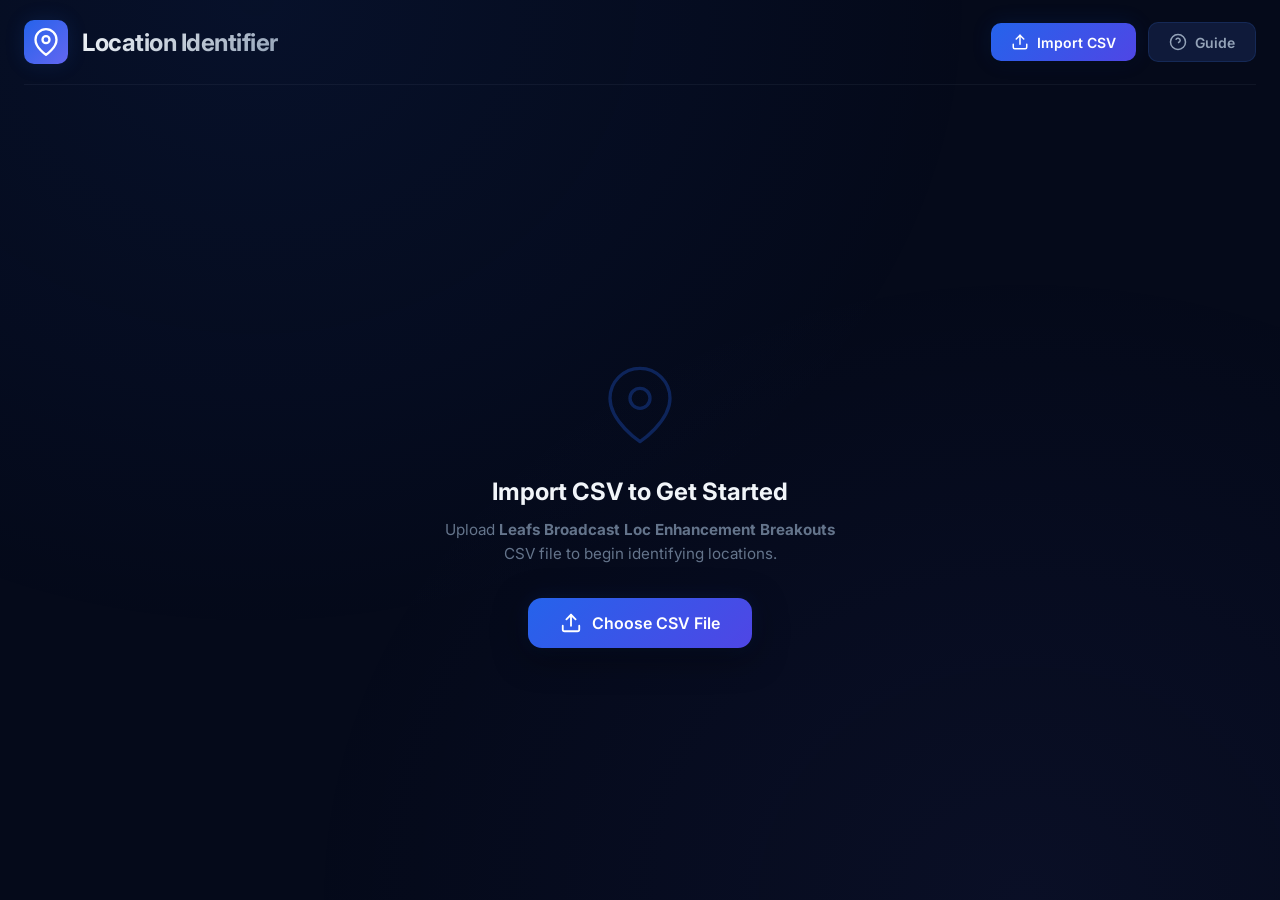
<file: index.html>
<!DOCTYPE html>
<html lang="en">

<head>
    <meta charset="UTF-8">
    <meta name="viewport" content="width=device-width, initial-scale=1.0">
    <meta name="description" content="Location Identifier - Leafs Broadcast Location Enhancement Tool">
    <title>Location Identifier</title>
    <link rel="preconnect" href="https://fonts.googleapis.com">
    <link rel="preconnect" href="https://fonts.gstatic.com" crossorigin>
    <link href="https://fonts.googleapis.com/css2?family=Inter:wght@300;400;500;600;700;800&display=swap"
        rel="stylesheet">
    <link rel="stylesheet" href="index.css">
</head>

<body>
    <div class="app-container">
        <!-- Header -->
        <header class="app-header">
            <div class="header-left">
                <div class="logo-icon">
                    <svg width="28" height="28" viewBox="0 0 24 24" fill="none" stroke="currentColor" stroke-width="2"
                        stroke-linecap="round" stroke-linejoin="round">
                        <path d="M21 10c0 7-9 13-9 13s-9-6-9-13a9 9 0 0 1 18 0z" />
                        <circle cx="12" cy="10" r="3" />
                    </svg>
                </div>
                <h1>Location Identifier</h1>
            </div>
            <div class="header-actions">
                <div class="progress-indicator" id="progressIndicator" style="display:none;">
                    <div class="progress-text">
                        <span id="progressCurrent">0</span> / <span id="progressTotal">0</span> rows
                    </div>
                    <div class="progress-bar-track">
                        <div class="progress-bar-fill" id="progressBarFill"></div>
                    </div>
                </div>
                <label class="btn-import" id="importBtn">
                    <svg width="18" height="18" viewBox="0 0 24 24" fill="none" stroke="currentColor" stroke-width="2"
                        stroke-linecap="round" stroke-linejoin="round">
                        <path d="M21 15v4a2 2 0 0 1-2 2H5a2 2 0 0 1-2-2v-4" />
                        <polyline points="17 8 12 3 7 8" />
                        <line x1="12" y1="3" x2="12" y2="15" />
                    </svg>
                    Import CSV
                    <input type="file" id="csvFileInput" accept=".csv" hidden>
                </label>
                <button class="btn-import" id="rearrangeBtn" style="display:none;" title="Rearrange CSV by Date & SAVE as new file">
                    <svg width="18" height="18" viewBox="0 0 24 24" fill="none" stroke="currentColor" stroke-width="2"
                        stroke-linecap="round" stroke-linejoin="round">
                        <polyline points="23 4 23 10 17 10" />
                        <polyline points="1 20 1 14 7 14" />
                        <path d="M3.51 9a9 9 0 0 1 14.85-3.36L23 10M1 14l4.64 4.36A9 9 0 0 0 20.49 15" />
                    </svg>
                    Rearrange & Save
                </button>
                <button class="btn-export" id="exportBtn" style="display:none;" title="Export updated CSV">
                    <svg width="18" height="18" viewBox="0 0 24 24" fill="none" stroke="currentColor" stroke-width="2"
                        stroke-linecap="round" stroke-linejoin="round">
                        <path d="M21 15v4a2 2 0 0 1-2 2H5a2 2 0 0 1-2-2v-4" />
                        <polyline points="7 10 12 15 17 10" />
                        <line x1="12" y1="15" x2="12" y2="3" />
                    </svg>
                    Export CSV
                </button>
                <a href="howto.html" class="btn-export" title="How to use this tool">
                    <svg width="18" height="18" viewBox="0 0 24 24" fill="none" stroke="currentColor" stroke-width="2">
                        <circle cx="12" cy="12" r="10" />
                        <path d="M9.09 9a3 3 0 0 1 5.83 1c0 2-3 3-3 3" />
                        <line x1="12" y1="17" x2="12.01" y2="17" />
                    </svg>
                    Guide
                </a>
            </div>
        </header>

        <!-- Empty State -->
        <div class="empty-state" id="emptyState">
            <div class="empty-icon">
                <svg width="80" height="80" viewBox="0 0 24 24" fill="none" stroke="currentColor" stroke-width="1"
                    stroke-linecap="round" stroke-linejoin="round">
                    <path d="M21 10c0 7-9 13-9 13s-9-6-9-13a9 9 0 0 1 18 0z" />
                    <circle cx="12" cy="10" r="3" />
                </svg>
            </div>
            <h2>Import CSV to Get Started</h2>
            <p>Upload <strong>Leafs Broadcast Loc Enhancement Breakouts</strong> CSV file to begin identifying
                locations.</p>
            <label class="btn-import-large" for="csvFileInput">
                <svg width="22" height="22" viewBox="0 0 24 24" fill="none" stroke="currentColor" stroke-width="2"
                    stroke-linecap="round" stroke-linejoin="round">
                    <path d="M21 15v4a2 2 0 0 1-2 2H5a2 2 0 0 1-2-2v-4" />
                    <polyline points="17 8 12 3 7 8" />
                    <line x1="12" y1="3" x2="12" y2="15" />
                </svg>
                Choose CSV File
            </label>
        </div>

        <!-- Main Content -->
        <main class="main-content" id="mainContent" style="display:none;">
            <div class="content-grid">
                <!-- Video Panel -->
                <div class="video-panel">
                    <div class="video-wrapper" id="videoWrapper">
                        <video id="videoPlayer" controls>
                            <source src="" type="video/mp4">
                            Your browser does not support the video tag.
                        </video>
                        <div class="video-overlay" id="videoOverlay">
                            <div class="play-btn-overlay">
                                <svg width="64" height="64" viewBox="0 0 24 24" fill="currentColor">
                                    <polygon points="5 3 19 12 5 21 5 3" />
                                </svg>
                            </div>
                        </div>
                    </div>
                    <!-- Game Info Bar -->
                    <div class="game-info-bar" id="gameInfoBar">
                        <div class="game-date">
                            <svg width="16" height="16" viewBox="0 0 24 24" fill="none" stroke="currentColor"
                                stroke-width="2">
                                <rect x="3" y="4" width="18" height="18" rx="2" ry="2" />
                                <line x1="16" y1="2" x2="16" y2="6" />
                                <line x1="8" y1="2" x2="8" y2="6" />
                                <line x1="3" y1="10" x2="21" y2="10" />
                            </svg>
                            <span id="gameDate">-</span>
                        </div>
                        <div class="game-label">
                            <svg width="16" height="16" viewBox="0 0 24 24" fill="none" stroke="currentColor"
                                stroke-width="2">
                                <path
                                    d="M20.59 13.41l-7.17 7.17a2 2 0 0 1-2.83 0L2 12V2h10l8.59 8.59a2 2 0 0 1 0 2.82z" />
                                <line x1="7" y1="7" x2="7.01" y2="7" />
                            </svg>
                            <span id="gameLabel">-</span>
                        </div>
                    </div>
                </div>

                <!-- Info Panel -->
                <div class="info-panel">
                    <!-- Video Link -->
                    <div class="info-section">
                        <div class="info-label">Video Link</div>
                        <a href="#" id="videoLink" class="video-link" target="_blank" rel="noopener">
                            <svg width="14" height="14" viewBox="0 0 24 24" fill="none" stroke="currentColor"
                                stroke-width="2">
                                <path d="M18 13v6a2 2 0 0 1-2 2H5a2 2 0 0 1-2-2V8a2 2 0 0 1 2-2h6" />
                                <polyline points="15 3 21 3 21 9" />
                                <line x1="10" y1="14" x2="21" y2="3" />
                            </svg>
                            <span id="videoLinkText">-</span>
                        </a>
                    </div>

                    <!-- Location Dropdown -->
                    <div class="info-section">
                        <div class="info-label">Location Enhancement</div>
                        <div class="select-wrapper">
                            <select id="locationSelect">
                                <option value="">Select location</option>
                                <option value="Bench Signage">Bench Signage</option>
                                <option value="Static Dasherboard">Static Dasherboard</option>
                                <option value="Vomitory">Vomitory</option>
                                <option value="undefined">undefined</option>
                            </select>
                            <div class="select-arrow">
                                <svg width="14" height="14" viewBox="0 0 24 24" fill="none" stroke="currentColor"
                                    stroke-width="2">
                                    <polyline points="6 9 12 15 18 9" />
                                </svg>
                            </div>
                        </div>
                        <div class="custom-location-wrapper" id="customLocationWrapper" style="display:none;">
                            <input type="text" id="customLocationInput" class="custom-location-input"
                                placeholder="Type new location name...">
                            <button class="btn-add-location" id="addLocationBtn" title="Add location">
                                <svg width="16" height="16" viewBox="0 0 24 24" fill="none" stroke="currentColor"
                                    stroke-width="2">
                                    <line x1="12" y1="5" x2="12" y2="19" />
                                    <line x1="5" y1="12" x2="19" y2="12" />
                                </svg>
                            </button>
                        </div>
                    </div>

                    <!-- Timestamps -->
                    <div class="stamps-section">
                        <div class="info-label">Time Stamps</div>
                        <div class="timestamps-container" id="timestampsContainer">
                            <span class="timestamp-empty">-</span>
                        </div>
                    </div>

                    <!-- Bulk Edit Indicator -->
                    <div class="bulk-indicator" id="bulkIndicator" style="display:none;">
                        <svg width="16" height="16" viewBox="0 0 24 24" fill="none" stroke="currentColor"
                            stroke-width="2">
                            <path d="M17 3a2.83 2.83 0 1 1 4 4L7.5 20.5 2 22l1.5-5.5L17 3z" />
                        </svg>
                        <span id="bulkCount">0</span> rows will be updated (bulk edit)
                    </div>

                    <!-- Navigation -->
                    <div class="navigation-container">
                        <div class="nav-counter">
                            <div class="group-input-wrapper">
                                <input type="number" id="currentGroupInput" class="group-input" value="0" min="1">
                            </div>
                            <span class="total-count">/ <span id="totalRows">0</span> rows</span>
                        </div>
                        <div class="navigation-actions">
                            <button class="nav-btn" id="prevBtn" disabled>
                                <svg width="18" height="18" viewBox="0 0 24 24" fill="none" stroke="currentColor"
                                    stroke-width="2">
                                    <polyline points="15 18 9 12 15 6" />
                                </svg>
                                Previous
                            </button>
                            <button class="nav-btn" id="nextBtn" disabled>
                                Next
                                <svg width="18" height="18" viewBox="0 0 24 24" fill="none" stroke="currentColor"
                                    stroke-width="2">
                                    <polyline points="9 18 15 12 9 6" />
                                </svg>
                            </button>
                        </div>
                    </div>
                </div>
            </div>

            <!-- Save Bar -->
            <div class="save-bar">
                <div class="save-status" id="saveStatus">
                    <div class="status-dot unsaved"></div>
                    <span>Unsaved changes</span>
                </div>
                <button class="btn-save" id="saveBtn">
                    <svg width="18" height="18" viewBox="0 0 24 24" fill="none" stroke="currentColor" stroke-width="2"
                        stroke-linecap="round" stroke-linejoin="round">
                        <path d="M19 21H5a2 2 0 0 1-2-2V5a2 2 0 0 1 2-2h11l5 5v11a2 2 0 0 1-2 2z" />
                        <polyline points="17 21 17 13 7 13 7 21" />
                        <polyline points="7 3 7 8 15 8" />
                    </svg>
                    Save
                </button>
            </div>
        </main>

        <!-- Toast Notification -->
        <div class="toast" id="toast">
            <div class="toast-icon">
                <svg width="20" height="20" viewBox="0 0 24 24" fill="none" stroke="currentColor" stroke-width="2">
                    <path d="M22 11.08V12a10 10 0 1 1-5.93-9.14" />
                    <polyline points="22 4 12 14.01 9 11.01" />
                </svg>
            </div>
            <span class="toast-message" id="toastMessage">Saved successfully!</span>
        </div>

        <!-- Column Selection Modal -->
        <div class="modal-overlay" id="columnModal" style="display:none;">
            <div class="modal-content">
                <div class="modal-header">
                    <h2>Select Target Column</h2>
                    <p>No enhancement column was found. Please select an existing column to use or create a new one.</p>
                </div>
                <div class="column-list" id="columnList">
                    <!-- Column buttons will be injected here -->
                </div>
                <div class="modal-divider"><span>OR</span></div>
                <div class="modal-footer">
                    <div class="new-column-input-group">
                        <input type="text" id="newColumnName" placeholder="New column name..." value="Location Enhancement">
                        <button class="btn-add-column" id="confirmNewColumn">
                            <svg width="18" height="18" viewBox="0 0 24 24" fill="none" stroke="currentColor" stroke-width="2">
                                <line x1="12" y1="5" x2="12" y2="19" /><line x1="5" y1="12" x2="19" y2="12" />
                            </svg>
                            Create New Column
                        </button>
                    </div>
                </div>
            </div>
        </div>
    </div>

    <script src="app.js"></script>
</body>

</html>
</file>
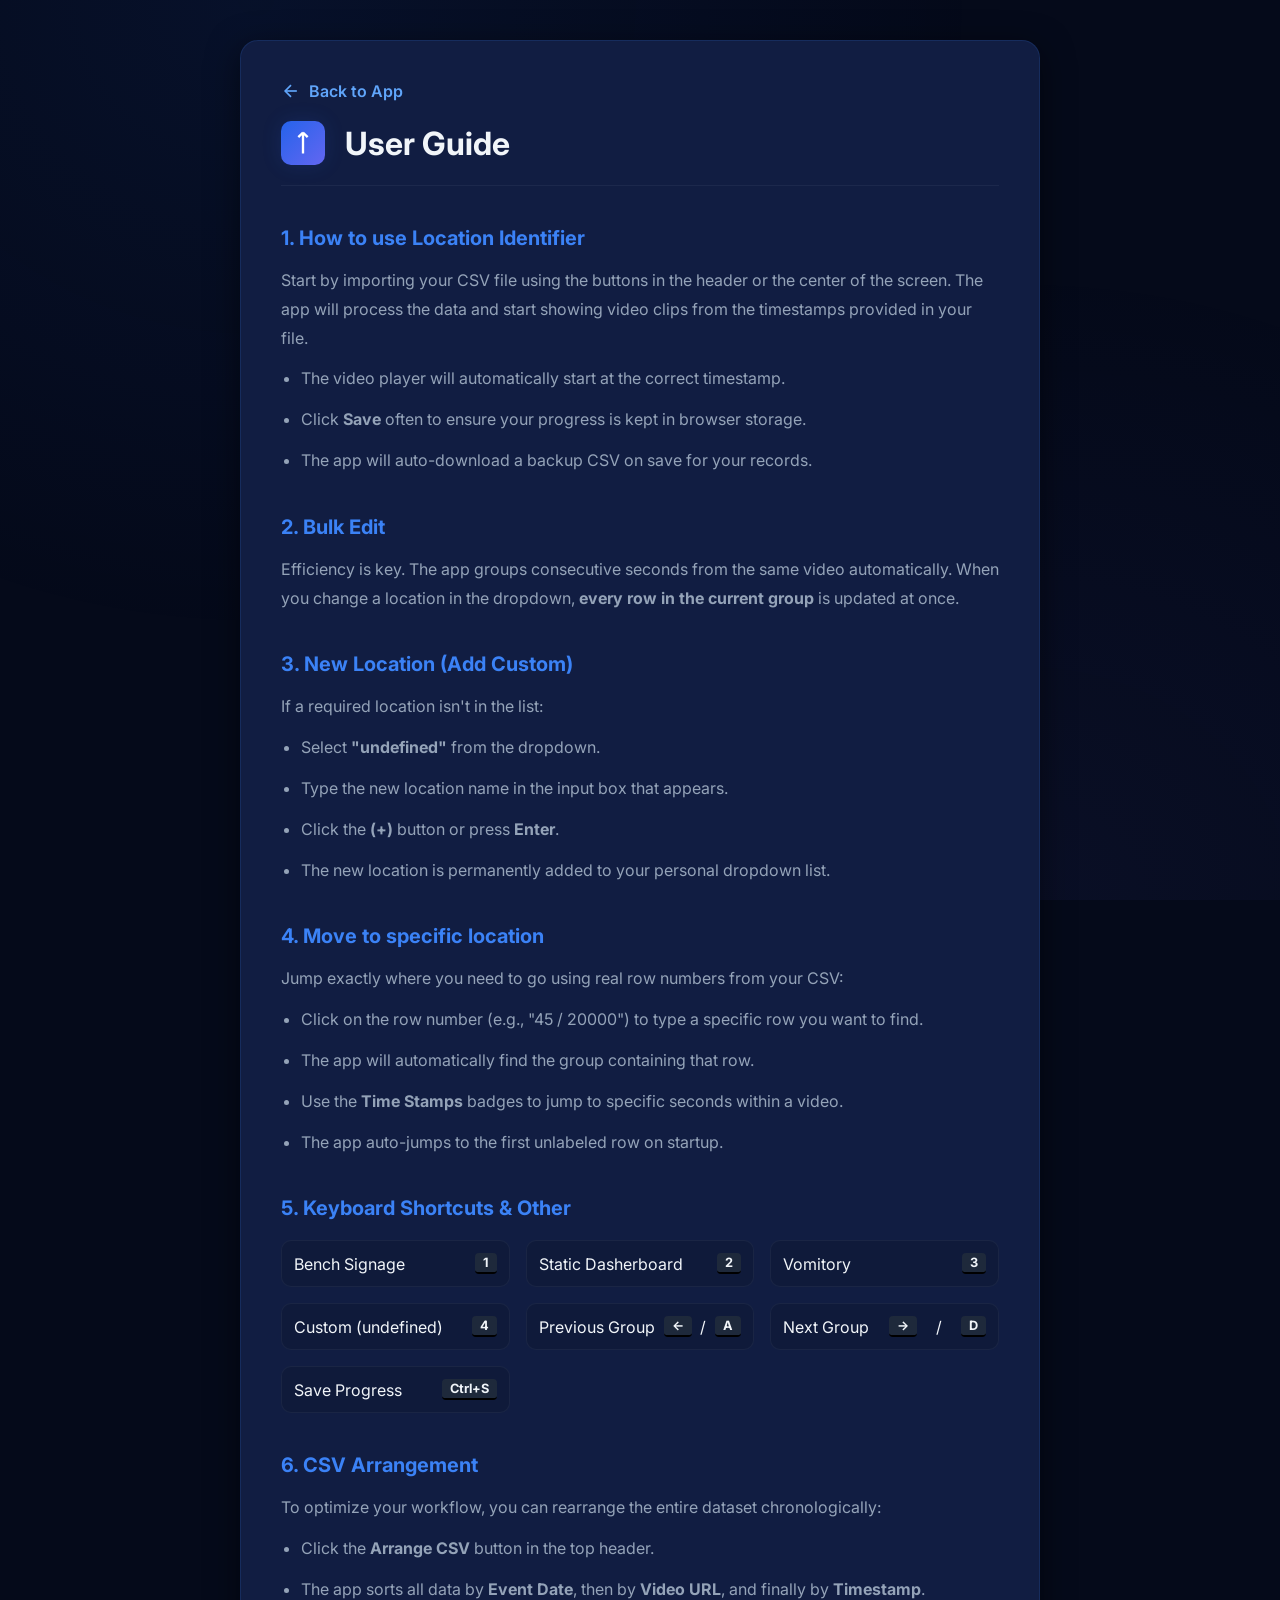
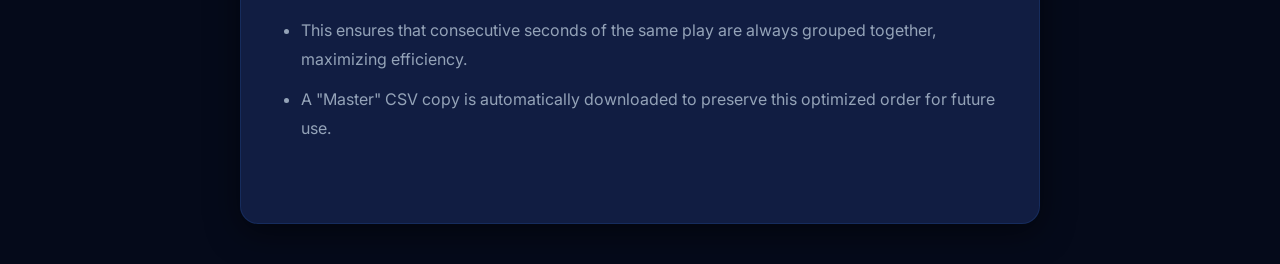
<file: howto.html>
<!DOCTYPE html>
<html lang="en">

<head>
    <meta charset="UTF-8">
    <meta name="viewport" content="width=device-width, initial-scale=1.0">
    <title>How to Use - Location Identifier</title>
    <link rel="preconnect" href="https://fonts.googleapis.com">
    <link rel="preconnect" href="https://fonts.gstatic.com" crossorigin>
    <link href="https://fonts.googleapis.com/css2?family=Inter:wght@300;400;500;600;700;800&display=swap"
        rel="stylesheet">
    <link rel="stylesheet" href="index.css">
    <style>
        .howto-container {
            max-width: 800px;
            margin: 40px auto;
            padding: 40px;
            background: var(--bg-card);
            border: 1px solid var(--border-primary);
            border-radius: var(--radius-xl);
            box-shadow: var(--shadow-lg);
            animation: slideUp 0.6s ease;
        }

        .howto-header {
            display: flex;
            align-items: center;
            gap: 20px;
            margin-bottom: 40px;
            border-bottom: 1px solid var(--border-secondary);
            padding-bottom: 20px;
        }

        .howto-header h1 {
            font-size: 2rem;
            color: var(--text-primary);
        }

        .howto-section {
            margin-bottom: 40px;
        }

        .howto-section h2 {
            font-size: 1.25rem;
            color: var(--accent-primary-hover);
            margin-bottom: 16px;
            display: flex;
            align-items: center;
            gap: 12px;
        }

        .howto-section p,
        .howto-section li {
            color: var(--text-secondary);
            line-height: 1.8;
            margin-bottom: 12px;
        }

        .howto-section ul {
            padding-left: 20px;
        }

        .shortcut-grid {
            display: grid;
            grid-template-columns: repeat(auto-fit, minmax(200px, 1fr));
            gap: 16px;
            margin-top: 20px;
        }

        .shortcut-item {
            background: var(--bg-tertiary);
            padding: 12px;
            border-radius: var(--radius-md);
            border: 1px solid var(--border-secondary);
            display: flex;
            justify-content: space-between;
            align-items: center;
        }

        kbd {
            background: #1e293b;
            color: #f1f5f9;
            padding: 2px 8px;
            border-radius: 4px;
            border-bottom: 2px solid #000;
            font-family: inherit;
            font-size: 0.8rem;
            font-weight: 700;
        }

        .back-link {
            display: inline-flex;
            align-items: center;
            gap: 8px;
            color: var(--text-link);
            text-decoration: none;
            font-weight: 600;
            margin-bottom: 20px;
            transition: transform 0.2s;
        }

        .back-link:hover {
            transform: translateX(-4px);
        }
    </style>
</head>

<body>
    <div class="app-container">
        <div class="howto-container">
            <a href="index.html" class="back-link">
                <svg width="20" height="20" viewBox="0 0 24 24" fill="none" stroke="currentColor" stroke-width="2">
                    <line x1="19" y1="12" x2="5" y2="12" />
                    <polyline points="12 19 5 12 12 5" />
                </svg>
                Back to App
            </a>

            <header class="howto-header">
                <div class="logo-icon">
                    <svg width="28" height="28" viewBox="0 0 24 24" fill="none" stroke="currentColor" stroke-width="2">
                        <path d="M12 21V3m0 0l-4 4m4-4l4 4" />
                    </svg>
                </div>
                <h1>User Guide</h1>
            </header>

            <section class="howto-section">
                <h2>1. How to use Location Identifier</h2>
                <p>Start by importing your CSV file using the buttons in the header or the center of the screen. The app
                    will process the data and start showing video clips from the timestamps provided in your file.</p>
                <ul>
                    <li>The video player will automatically start at the correct timestamp.</li>
                    <li>Click <strong>Save</strong> often to ensure your progress is kept in browser storage.</li>
                    <li>The app will auto-download a backup CSV on save for your records.</li>
                </ul>
            </section>

            <section class="howto-section">
                <h2>2. Bulk Edit</h2>
                <p>Efficiency is key. The app groups consecutive seconds from the same video automatically. When you
                    change a location in the dropdown, <strong>every row in the current group</strong> is updated at
                    once.</p>
            </section>

            <section class="howto-section">
                <h2>3. New Location (Add Custom)</h2>
                <p>If a required location isn't in the list:</p>
                <ul>
                    <li>Select <strong>"undefined"</strong> from the dropdown.</li>
                    <li>Type the new location name in the input box that appears.</li>
                    <li>Click the <strong>(+)</strong> button or press <strong>Enter</strong>.</li>
                    <li>The new location is permanently added to your personal dropdown list.</li>
                </ul>
            </section>

            <section class="howto-section">
                <h2>4. Move to specific location</h2>
                <p>Jump exactly where you need to go using real row numbers from your CSV:</p>
                <ul>
                    <li>Click on the row number (e.g., "45 / 20000") to type a specific row you want to find.</li>
                    <li>The app will automatically find the group containing that row.</li>
                    <li>Use the <strong>Time Stamps</strong> badges to jump to specific seconds within a video.</li>
                    <li>The app auto-jumps to the first unlabeled row on startup.</li>
                </ul>
            </section>

            <section class="howto-section">
                <h2>5. Keyboard Shortcuts & Other</h2>
                <div class="shortcut-grid">
                    <div class="shortcut-item"><span>Bench Signage</span> <kbd>1</kbd></div>
                    <div class="shortcut-item"><span>Static Dasherboard</span> <kbd>2</kbd></div>
                    <div class="shortcut-item"><span>Vomitory</span> <kbd>3</kbd></div>
                    <div class="shortcut-item"><span>Custom (undefined)</span> <kbd>4</kbd></div>
                    <div class="shortcut-item"><span>Previous Group</span> <kbd>←</kbd> / <kbd>A</kbd></div>
                    <div class="shortcut-item"><span>Next Group</span> <kbd>→</kbd> / <kbd>D</kbd></div>
                    <div class="shortcut-item"><span>Save Progress</span> <kbd>Ctrl+S</kbd></div>
                </div>
            </section>

            <section class="howto-section">
                <h2>6. CSV Arrangement</h2>
                <p>To optimize your workflow, you can rearrange the entire dataset chronologically:</p>
                <ul>
                    <li>Click the <strong>Arrange CSV</strong> button in the top header.</li>
                    <li>The app sorts all data by <strong>Event Date</strong>, then by <strong>Video URL</strong>, and finally by <strong>Timestamp</strong>.</li>
                    <li>This ensures that consecutive seconds of the same play are always grouped together, maximizing efficiency.</li>
                    <li>A "Master" CSV copy is automatically downloaded to preserve this optimized order for future use.</li>
                </ul>
            </section>
        </div>
    </div>
</body>

</html>
</file>
<file: index.css>
/* ========================================
   Location Identifier - Premium Dark Theme
   ======================================== */

:root {
    /* Color Palette */
    --bg-primary: #050a1a;
    --bg-secondary: #0a1128;
    --bg-tertiary: #0f1a3a;
    --bg-card: #111d42;
    --bg-card-hover: #152450;

    --accent-primary: #2563eb;
    --accent-primary-hover: #3b82f6;
    --accent-glow: rgba(37, 99, 235, 0.3);
    --accent-subtle: rgba(37, 99, 235, 0.08);

    --text-primary: #f1f5f9;
    --text-secondary: #94a3b8;
    --text-muted: #64748b;
    --text-link: #60a5fa;

    --border-primary: rgba(59, 130, 246, 0.15);
    --border-secondary: rgba(148, 163, 184, 0.08);
    --border-glow: rgba(59, 130, 246, 0.4);

    --success: #22c55e;
    --success-bg: rgba(34, 197, 94, 0.1);
    --warning: #f59e0b;
    --warning-bg: rgba(245, 158, 11, 0.1);

    --radius-sm: 6px;
    --radius-md: 10px;
    --radius-lg: 14px;
    --radius-xl: 18px;

    --shadow-sm: 0 1px 2px rgba(0, 0, 0, 0.3);
    --shadow-md: 0 4px 12px rgba(0, 0, 0, 0.4);
    --shadow-lg: 0 8px 32px rgba(0, 0, 0, 0.5);
    --shadow-glow: 0 0 20px rgba(37, 99, 235, 0.15);

    --transition-fast: 150ms ease;
    --transition-base: 250ms ease;
    --transition-slow: 400ms ease;
}

/* Reset & Base */
*,
*::before,
*::after {
    box-sizing: border-box;
    margin: 0;
    padding: 0;
}

html {
    font-size: 16px;
    -webkit-font-smoothing: antialiased;
    -moz-osx-font-smoothing: grayscale;
}

body {
    font-family: 'Inter', -apple-system, BlinkMacSystemFont, 'Segoe UI', sans-serif;
    background: var(--bg-primary);
    color: var(--text-primary);
    min-height: 100vh;
    overflow-x: hidden;
}

/* Background gradient */
body::before {
    content: '';
    position: fixed;
    top: 0;
    left: 0;
    right: 0;
    bottom: 0;
    background:
        radial-gradient(ellipse at 20% 0%, rgba(37, 99, 235, 0.08) 0%, transparent 50%),
        radial-gradient(ellipse at 80% 100%, rgba(99, 102, 241, 0.06) 0%, transparent 50%);
    pointer-events: none;
    z-index: 0;
}

/* App Container */
.app-container {
    position: relative;
    z-index: 1;
    max-width: 1400px;
    margin: 0 auto;
    padding: 0 24px;
    min-height: 100vh;
    display: flex;
    flex-direction: column;
}

/* ========================================
   Header
   ======================================== */
.app-header {
    display: flex;
    align-items: center;
    justify-content: space-between;
    padding: 20px 0;
    border-bottom: 1px solid var(--border-secondary);
    margin-bottom: 28px;
}

.header-left {
    display: flex;
    align-items: center;
    gap: 14px;
}

.logo-icon {
    width: 44px;
    height: 44px;
    background: linear-gradient(135deg, var(--accent-primary), #6366f1);
    border-radius: var(--radius-md);
    display: flex;
    align-items: center;
    justify-content: center;
    color: white;
    box-shadow: var(--shadow-glow);
}

.app-header h1 {
    font-size: 1.5rem;
    font-weight: 700;
    letter-spacing: -0.02em;
    background: linear-gradient(135deg, #f1f5f9, #94a3b8);
    -webkit-background-clip: text;
    -webkit-text-fill-color: transparent;
    background-clip: text;
}

.header-actions {
    display: flex;
    align-items: center;
    gap: 12px;
}

/* Progress Indicator */
.progress-indicator {
    display: flex;
    align-items: center;
    gap: 12px;
    padding: 8px 16px;
    background: var(--bg-tertiary);
    border: 1px solid var(--border-primary);
    border-radius: var(--radius-lg);
}

.progress-text {
    font-size: 0.8rem;
    font-weight: 500;
    color: var(--text-secondary);
    white-space: nowrap;
}

.progress-bar-track {
    width: 120px;
    height: 4px;
    background: var(--bg-primary);
    border-radius: 2px;
    overflow: hidden;
}

.progress-bar-fill {
    height: 100%;
    background: linear-gradient(90deg, var(--accent-primary), #6366f1);
    border-radius: 2px;
    transition: width var(--transition-base);
    width: 0%;
}

/* Buttons */
.btn-import,
.btn-export {
    display: inline-flex;
    align-items: center;
    gap: 8px;
    padding: 10px 20px;
    font-family: inherit;
    font-size: 0.875rem;
    font-weight: 600;
    border: none;
    border-radius: var(--radius-md);
    cursor: pointer;
    transition: all var(--transition-fast);
    text-decoration: none;
}

.btn-import {
    background: linear-gradient(135deg, var(--accent-primary), #4f46e5);
    color: white;
    box-shadow: var(--shadow-md), var(--shadow-glow);
}

.btn-import:hover {
    background: linear-gradient(135deg, var(--accent-primary-hover), #6366f1);
    transform: translateY(-1px);
    box-shadow: var(--shadow-lg), 0 0 30px rgba(37, 99, 235, 0.25);
}

.btn-export {
    background: var(--bg-tertiary);
    color: var(--text-secondary);
    border: 1px solid var(--border-primary);
}

.btn-export:hover {
    background: var(--bg-card);
    color: var(--text-primary);
    border-color: var(--border-glow);
}

/* ========================================
   Empty State
   ======================================== */
.empty-state {
    flex: 1;
    display: flex;
    flex-direction: column;
    align-items: center;
    justify-content: center;
    text-align: center;
    padding: 60px 20px;
    animation: fadeIn 0.6s ease;
}

@keyframes fadeIn {
    from {
        opacity: 0;
        transform: translateY(20px);
    }

    to {
        opacity: 1;
        transform: translateY(0);
    }
}

.empty-icon {
    color: var(--accent-primary);
    opacity: 0.3;
    margin-bottom: 28px;
    animation: pulse 3s ease-in-out infinite;
}

@keyframes pulse {

    0%,
    100% {
        transform: scale(1);
        opacity: 0.3;
    }

    50% {
        transform: scale(1.05);
        opacity: 0.5;
    }
}

.empty-state h2 {
    font-size: 1.5rem;
    font-weight: 700;
    color: var(--text-primary);
    margin-bottom: 12px;
}

.empty-state p {
    font-size: 0.95rem;
    color: var(--text-muted);
    max-width: 420px;
    line-height: 1.6;
    margin-bottom: 32px;
}

.btn-import-large {
    display: inline-flex;
    align-items: center;
    gap: 10px;
    padding: 14px 32px;
    font-family: inherit;
    font-size: 1rem;
    font-weight: 600;
    background: linear-gradient(135deg, var(--accent-primary), #4f46e5);
    color: white;
    border: none;
    border-radius: var(--radius-lg);
    cursor: pointer;
    transition: all var(--transition-fast);
    box-shadow: var(--shadow-lg), var(--shadow-glow);
}

.btn-import-large:hover {
    transform: translateY(-2px);
    box-shadow: var(--shadow-lg), 0 0 40px rgba(37, 99, 235, 0.3);
}

/* ========================================
   Main Content
   ======================================== */
.main-content {
    flex: 1;
    display: flex;
    flex-direction: column;
    gap: 20px;
    min-height: 0;
    animation: slideUp 0.5s ease;
}

@keyframes slideUp {
    from {
        opacity: 0;
        transform: translateY(30px);
    }

    to {
        opacity: 1;
        transform: translateY(0);
    }
}

.content-grid {
    display: grid;
    grid-template-columns: 1fr 380px;
    gap: 24px;
    align-items: stretch;
}

/* Video Panel */
.video-panel {
    display: flex;
    flex-direction: column;
    gap: 0;
}

.video-wrapper {
    position: relative;
    width: 100%;
    aspect-ratio: 16/9;
    background: #000;
    border-radius: var(--radius-xl) var(--radius-xl) 0 0;
    overflow: hidden;
    box-shadow: var(--shadow-lg);
}

.video-wrapper video {
    width: 100%;
    height: 100%;
    object-fit: contain;
    display: block;
}

.video-overlay {
    position: absolute;
    inset: 0;
    display: flex;
    align-items: center;
    justify-content: center;
    background: rgba(0, 0, 0, 0.4);
    cursor: pointer;
    transition: opacity var(--transition-fast);
}

.video-overlay.hidden {
    opacity: 0;
    pointer-events: none;
}

.play-btn-overlay {
    width: 80px;
    height: 80px;
    background: rgba(255, 255, 255, 0.12);
    backdrop-filter: blur(8px);
    border: 2px solid rgba(255, 255, 255, 0.2);
    border-radius: 50%;
    display: flex;
    align-items: center;
    justify-content: center;
    color: white;
    transition: all var(--transition-fast);
}

.play-btn-overlay svg {
    margin-left: 4px;
}

.video-overlay:hover .play-btn-overlay {
    background: rgba(255, 255, 255, 0.2);
    transform: scale(1.08);
}

/* Game Info Bar */
.game-info-bar {
    display: flex;
    align-items: center;
    gap: 24px;
    padding: 14px 20px;
    background: var(--bg-card);
    border: 1px solid var(--border-secondary);
    border-top: none;
    border-radius: 0 0 var(--radius-xl) var(--radius-xl);
}

.game-date,
.game-label {
    display: flex;
    align-items: center;
    gap: 8px;
    font-size: 0.85rem;
    color: var(--text-secondary);
}

.game-date svg,
.game-label svg {
    color: var(--accent-primary);
    opacity: 0.7;
}

/* ========================================
   Info Panel
   ======================================== */
.info-panel {
    background: var(--bg-card);
    border: 1px solid var(--border-primary);
    border-radius: var(--radius-xl);
    padding: 24px;
    display: flex;
    flex-direction: column;
    gap: 20px;
    box-shadow: var(--shadow-md);
    height: 100%;
    min-height: 0;
    /* Allow the panel to be smaller than its content if needed */
    overflow: hidden;
    /* Prevent the card itself from overflowing */
}

.info-section {
    display: flex;
    flex-direction: column;
    gap: 8px;
}

.info-label {
    font-size: 0.75rem;
    font-weight: 600;
    text-transform: uppercase;
    letter-spacing: 0.06em;
    color: var(--text-muted);
}

/* Video Link */
.video-link {
    display: flex;
    align-items: center;
    gap: 8px;
    padding: 10px 14px;
    background: var(--accent-subtle);
    border: 1px solid var(--border-primary);
    border-radius: var(--radius-md);
    color: var(--text-link);
    text-decoration: none;
    font-size: 0.82rem;
    font-weight: 500;
    transition: all var(--transition-fast);
    overflow: hidden;
}

.video-link span {
    overflow: hidden;
    text-overflow: ellipsis;
    white-space: nowrap;
}

.video-link:hover {
    background: rgba(37, 99, 235, 0.12);
    border-color: var(--border-glow);
}

/* Select Wrapper */
.select-wrapper {
    position: relative;
}

.select-wrapper select {
    appearance: none;
    -webkit-appearance: none;
    width: 100%;
    padding: 12px 40px 12px 14px;
    font-family: inherit;
    font-size: 0.9rem;
    font-weight: 500;
    color: var(--text-primary);
    background: var(--bg-tertiary);
    border: 1px solid var(--border-primary);
    border-radius: var(--radius-md);
    cursor: pointer;
    transition: all var(--transition-fast);
    outline: none;
}

.select-wrapper select:focus {
    border-color: var(--accent-primary);
    box-shadow: 0 0 0 3px var(--accent-glow);
}

.select-wrapper select:hover {
    border-color: var(--border-glow);
}

.select-wrapper select option {
    background: var(--bg-secondary);
    color: var(--text-primary);
    padding: 8px;
}

.select-arrow {
    position: absolute;
    right: 12px;
    top: 50%;
    transform: translateY(-50%);
    color: var(--text-muted);
    pointer-events: none;
}

/* Custom Location Input */
.custom-location-wrapper {
    display: flex;
    align-items: center;
    gap: 8px;
    margin-top: 8px;
    animation: fadeIn 0.3s ease;
}

.custom-location-input {
    flex: 1;
    padding: 10px 14px;
    font-family: inherit;
    font-size: 0.85rem;
    font-weight: 500;
    color: var(--text-primary);
    background: var(--bg-tertiary);
    border: 1px solid var(--accent-primary);
    border-radius: var(--radius-md);
    outline: none;
    transition: all var(--transition-fast);
}

.custom-location-input::placeholder {
    color: var(--text-muted);
}

.custom-location-input:focus {
    box-shadow: 0 0 0 3px var(--accent-glow);
}

.btn-add-location {
    display: flex;
    align-items: center;
    justify-content: center;
    width: 38px;
    height: 38px;
    background: linear-gradient(135deg, var(--success), #16a34a);
    color: white;
    border: none;
    border-radius: var(--radius-md);
    cursor: pointer;
    transition: all var(--transition-fast);
    flex-shrink: 0;
}

.btn-add-location:hover {
    transform: scale(1.05);
    box-shadow: 0 0 12px rgba(34, 197, 94, 0.3);
}

/* Timestamps Container */
/* Fixed height for timestamp module */
.stamps-section {
    height: 120px;
    display: flex;
    flex-direction: column;
    gap: 8px;
    overflow: hidden;
    flex-shrink: 0;
}

.timestamps-container {
    display: flex;
    flex-wrap: wrap;
    gap: 6px;
    flex: 1;
    overflow-y: auto;
    padding: 2px;
}

.timestamps-container::-webkit-scrollbar {
    width: 4px;
}

.timestamps-container::-webkit-scrollbar-track {
    background: transparent;
}

.timestamps-container::-webkit-scrollbar-thumb {
    background: var(--border-primary);
    border-radius: 2px;
}

.timestamp-badge {
    display: inline-flex;
    align-items: center;
    justify-content: center;
    padding: 0 14px;
    height: 44px;
    min-width: 60px;
    font-size: 0.85rem;
    font-weight: 700;
    font-variant-numeric: tabular-nums;
    background: var(--bg-tertiary);
    border: 1px solid var(--border-secondary);
    border-radius: 12px;
    color: var(--text-secondary);
    cursor: pointer;
    transition: all var(--transition-fast);
}

.timestamp-badge:hover {
    background: var(--accent-subtle);
    border-color: var(--accent-primary);
    color: var(--text-link);
}

.timestamp-badge.active {
    background: var(--accent-primary);
    border-color: var(--accent-primary);
    color: white;
    box-shadow: 0 0 12px var(--accent-glow);
}

.timestamp-empty {
    color: var(--text-muted);
    font-size: 0.85rem;
}

/* Bulk Indicator */
.bulk-indicator {
    display: flex;
    align-items: center;
    gap: 8px;
    padding: 10px 14px;
    background: var(--warning-bg);
    border: 1px solid rgba(245, 158, 11, 0.2);
    border-radius: var(--radius-md);
    font-size: 0.82rem;
    font-weight: 500;
    color: var(--warning);
    margin-bottom: 8px;
}

/* Navigation Redesign */
.navigation-container {
    display: flex;
    flex-direction: column;
    gap: 16px;
    padding-top: 20px;
    border-top: 1px solid var(--border-secondary);
    margin-top: auto;
}

.nav-counter {
    display: flex;
    align-items: center;
    gap: 12px;
}

.group-input-wrapper {
    background: #0f172a;
    border: 1px solid rgba(59, 130, 246, 0.2);
    border-radius: 6px;
    padding: 2px;
    display: inline-flex;
}

.group-input {
    width: 75px;
    padding: 4px 6px;
    background: transparent;
    border: none;
    color: white;
    font-family: inherit;
    font-size: 0.85rem;
    font-weight: 700;
    text-align: center;
    outline: none;
    -moz-appearance: textfield;
    appearance: textfield;
}

.group-input::-webkit-outer-spin-button,
.group-input::-webkit-inner-spin-button {
    -webkit-appearance: none;
}

.total-count {
    font-size: 0.85rem;
    font-weight: 500;
    color: var(--text-muted);
}

.navigation-actions {
    display: flex;
    gap: 12px;
}

.nav-btn {
    flex: 1;
    display: inline-flex;
    align-items: center;
    justify-content: center;
    gap: 8px;
    padding: 10px 16px;
    font-family: inherit;
    font-size: 0.85rem;
    font-weight: 700;
    color: var(--text-link);
    background: transparent;
    border: 1px solid var(--border-primary);
    border-radius: var(--radius-md);
    cursor: pointer;
    transition: all var(--transition-fast);
}

.nav-btn:hover:not(:disabled) {
    background: var(--accent-subtle);
    border-color: var(--accent-primary);
}

.nav-btn:disabled {
    opacity: 0.2;
    cursor: not-allowed;
}

/* ========================================
   Save Bar
   ======================================== */
.save-bar {
    display: flex;
    align-items: center;
    justify-content: space-between;
    padding: 16px 24px;
    background: var(--bg-card);
    border: 1px solid var(--border-primary);
    border-radius: var(--radius-xl);
    margin-bottom: 28px;
    box-shadow: var(--shadow-md);
}

.save-status {
    display: flex;
    align-items: center;
    gap: 10px;
    font-size: 0.85rem;
    font-weight: 500;
    color: var(--text-secondary);
}

.status-dot {
    width: 8px;
    height: 8px;
    border-radius: 50%;
    transition: background var(--transition-fast);
}

.status-dot.unsaved {
    background: var(--warning);
    box-shadow: 0 0 8px rgba(245, 158, 11, 0.4);
}

.status-dot.saved {
    background: var(--success);
    box-shadow: 0 0 8px rgba(34, 197, 94, 0.4);
}

.btn-save {
    display: inline-flex;
    align-items: center;
    gap: 8px;
    padding: 12px 32px;
    font-family: inherit;
    font-size: 0.9rem;
    font-weight: 700;
    color: white;
    background: linear-gradient(135deg, var(--accent-primary), #4f46e5);
    border: none;
    border-radius: var(--radius-md);
    cursor: pointer;
    transition: all var(--transition-fast);
    box-shadow: var(--shadow-md), var(--shadow-glow);
}

.btn-save:hover {
    transform: translateY(-1px);
    box-shadow: var(--shadow-lg), 0 0 30px rgba(37, 99, 235, 0.3);
}

.btn-save:active {
    transform: translateY(0);
}

/* ========================================
   Toast
   ======================================== */
.toast {
    position: fixed;
    bottom: 40px;
    left: 50%;
    transform: translateX(-50%) translateY(100px);
    display: flex;
    align-items: center;
    gap: 10px;
    padding: 14px 24px;
    background: var(--bg-card);
    border: 1px solid var(--success);
    border-radius: var(--radius-lg);
    box-shadow: var(--shadow-lg), 0 0 20px rgba(34, 197, 94, 0.15);
    opacity: 0;
    transition: all var(--transition-slow);
    z-index: 1000;
}

.toast.show {
    transform: translateX(-50%) translateY(0);
    opacity: 1;
}

.toast-icon {
    color: var(--success);
    display: flex;
}

.toast-message {
    font-size: 0.9rem;
    font-weight: 600;
    color: var(--text-primary);
}

/* ========================================
   Responsive
   ======================================== */
@media (max-width: 900px) {
    .content-grid {
        grid-template-columns: 1fr;
    }

    .app-header {
        flex-wrap: wrap;
        gap: 12px;
    }

    .header-actions {
        width: 100%;
        justify-content: flex-end;
    }

    .progress-indicator {
        flex: 1;
    }
}

@media (max-width: 600px) {
    .app-container {
        padding: 0 12px;
    }

    .app-header h1 {
        font-size: 1.2rem;
    }

    .info-panel {
        padding: 16px;
    }

    .save-bar {
        flex-direction: column;
        gap: 12px;
    }

    .btn-save {
        width: 100%;
        justify-content: center;
    }
}

/* ========================================
   Column Modal
   ======================================== */
.modal-overlay {
    position: fixed;
    top: 0;
    left: 0;
    right: 0;
    bottom: 0;
    background: rgba(0, 0, 0, 0.7);
    backdrop-filter: blur(8px);
    display: flex;
    align-items: center;
    justify-content: center;
    z-index: 2000;
    animation: fadeIn 0.3s ease;
}

.modal-content {
    background: var(--bg-card);
    width: 90%;
    max-width: 500px;
    border-radius: var(--radius-xl);
    border: 1px solid var(--border-primary);
    box-shadow: 0 20px 40px rgba(0, 0, 0, 0.4);
    overflow: hidden;
    animation: slideUp 0.3s ease-out;
}

.modal-header {
    padding: 32px;
    text-align: center;
    border-bottom: 1px solid var(--border-primary);
}

.modal-header h2 {
    margin: 0 0 10px 0;
    font-size: 1.5rem;
    font-weight: 800;
    color: var(--text-primary);
}

.modal-header p {
    margin: 0;
    color: var(--text-secondary);
    font-size: 0.9rem;
    line-height: 1.6;
}

.column-list {
    padding: 24px;
    max-height: 240px;
    overflow-y: auto;
    display: grid;
    grid-template-columns: 1fr 1fr;
    gap: 12px;
    background: rgba(0, 0, 0, 0.2);
}

.column-btn {
    padding: 12px 16px;
    background: var(--bg-dark);
    border: 1px solid var(--border-primary);
    border-radius: var(--radius-md);
    color: var(--text-primary);
    font-size: 0.85rem;
    font-weight: 600;
    cursor: pointer;
    text-align: left;
    white-space: nowrap;
    overflow: hidden;
    text-overflow: ellipsis;
    transition: all var(--transition-fast);
}

.column-btn:hover {
    background: var(--accent-subtle);
    border-color: var(--accent-primary);
    color: var(--accent-primary);
}

.modal-divider {
    display: flex;
    align-items: center;
    text-align: center;
    padding: 16px 32px;
    color: var(--text-muted);
    font-size: 0.75rem;
    font-weight: 800;
    letter-spacing: 0.05em;
}

.modal-divider::before,
.modal-divider::after {
    content: '';
    flex: 1;
    border-bottom: 1px solid var(--border-primary);
}

.modal-divider span {
    padding: 0 16px;
}

.modal-footer {
    padding: 32px;
}

.new-column-input-group {
    display: flex;
    flex-direction: column;
    gap: 16px;
}

.new-column-input-group input {
    width: 100%;
    padding: 14px 18px;
    background: var(--bg-dark);
    border: 1px solid var(--border-primary);
    border-radius: var(--radius-md);
    color: var(--text-primary);
    font-size: 0.95rem;
    font-weight: 500;
}

.new-column-input-group input:focus {
    outline: none;
    border-color: var(--accent-primary);
    box-shadow: 0 0 0 4px rgba(37, 99, 235, 0.1);
}

.btn-add-column {
    width: 100%;
    padding: 14px;
    background: var(--accent-primary);
    border: none;
    border-radius: var(--radius-md);
    color: white;
    font-size: 0.95rem;
    font-weight: 700;
    cursor: pointer;
    display: flex;
    align-items: center;
    justify-content: center;
    gap: 10px;
    transition: all var(--transition-fast);
    box-shadow: var(--shadow-glow);
}

.btn-add-column:hover {
    filter: brightness(1.1);
    transform: translateY(-1px);
}

@keyframes fadeIn {
    from { opacity: 0; }
    to { opacity: 1; }
}

@keyframes slideUp {
    from { transform: translateY(20px); opacity: 0; }
    to { transform: translateY(0); opacity: 1; }
}
</file>
